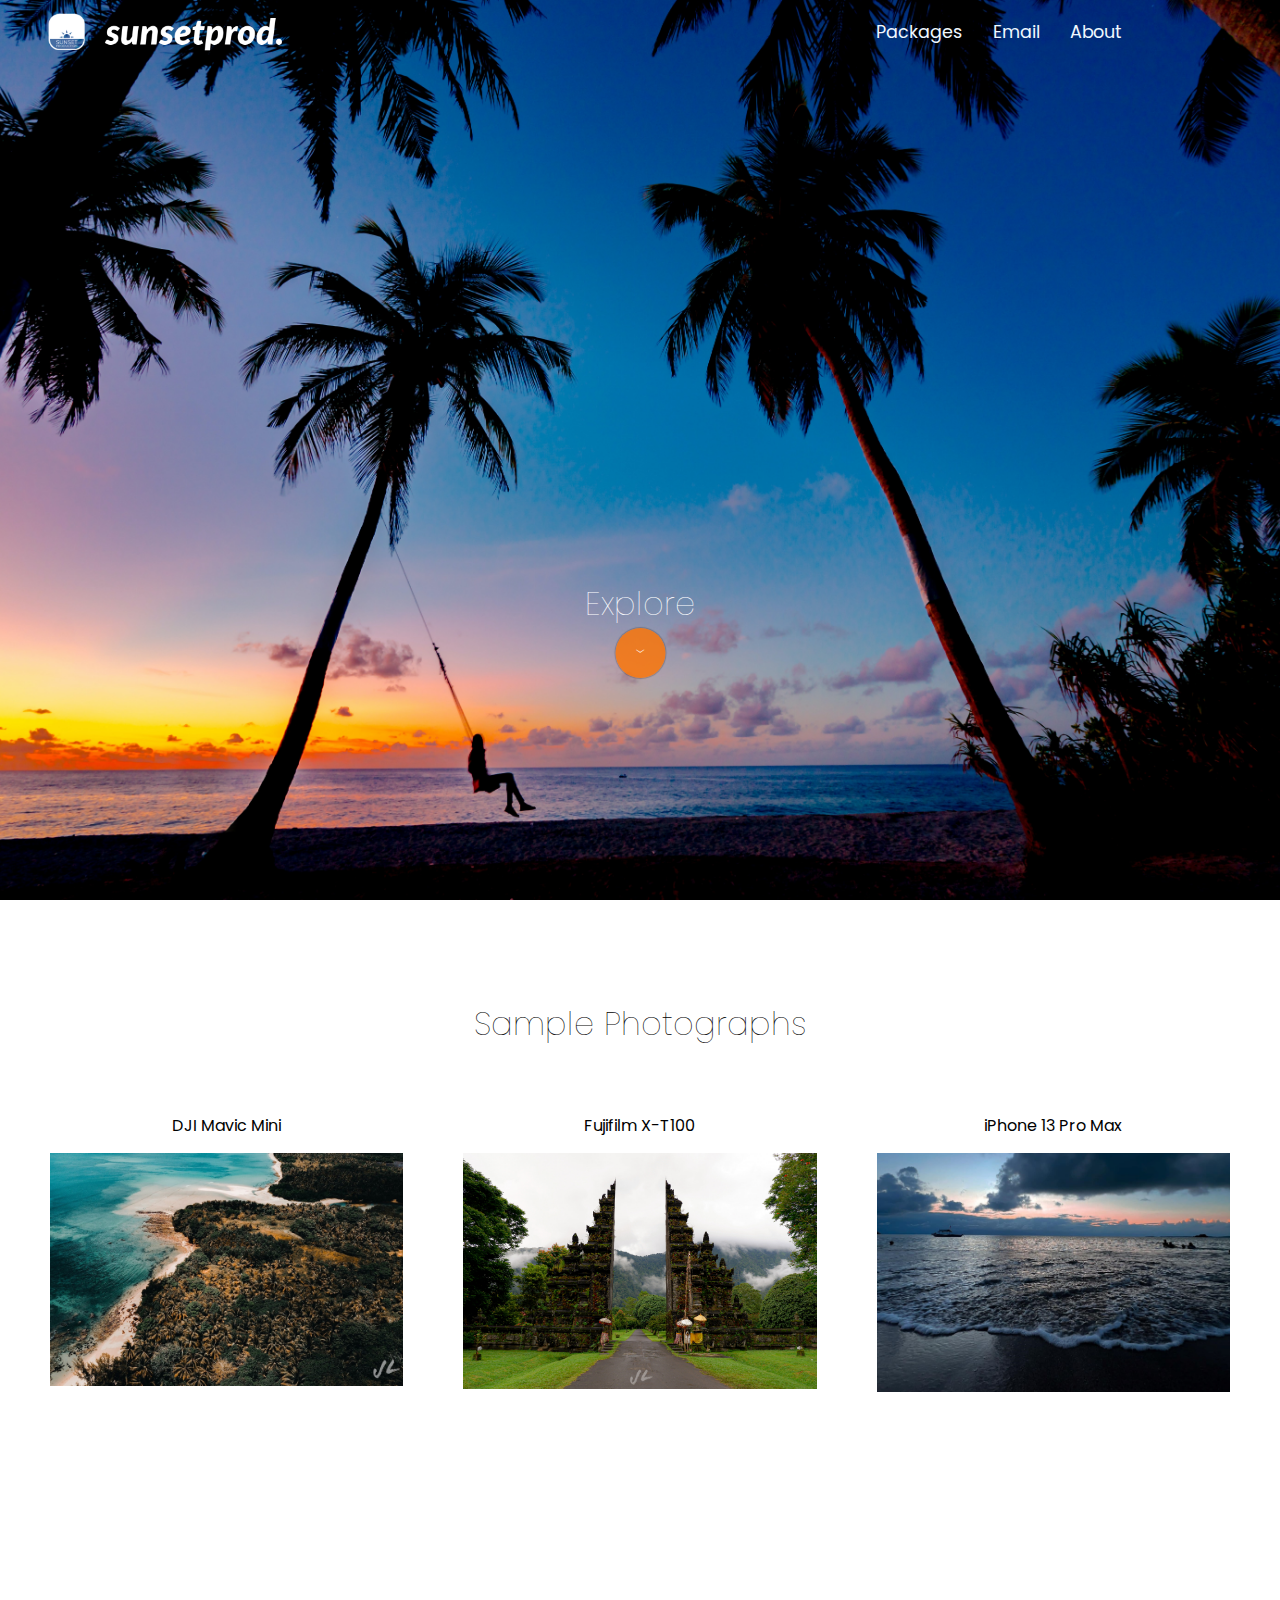
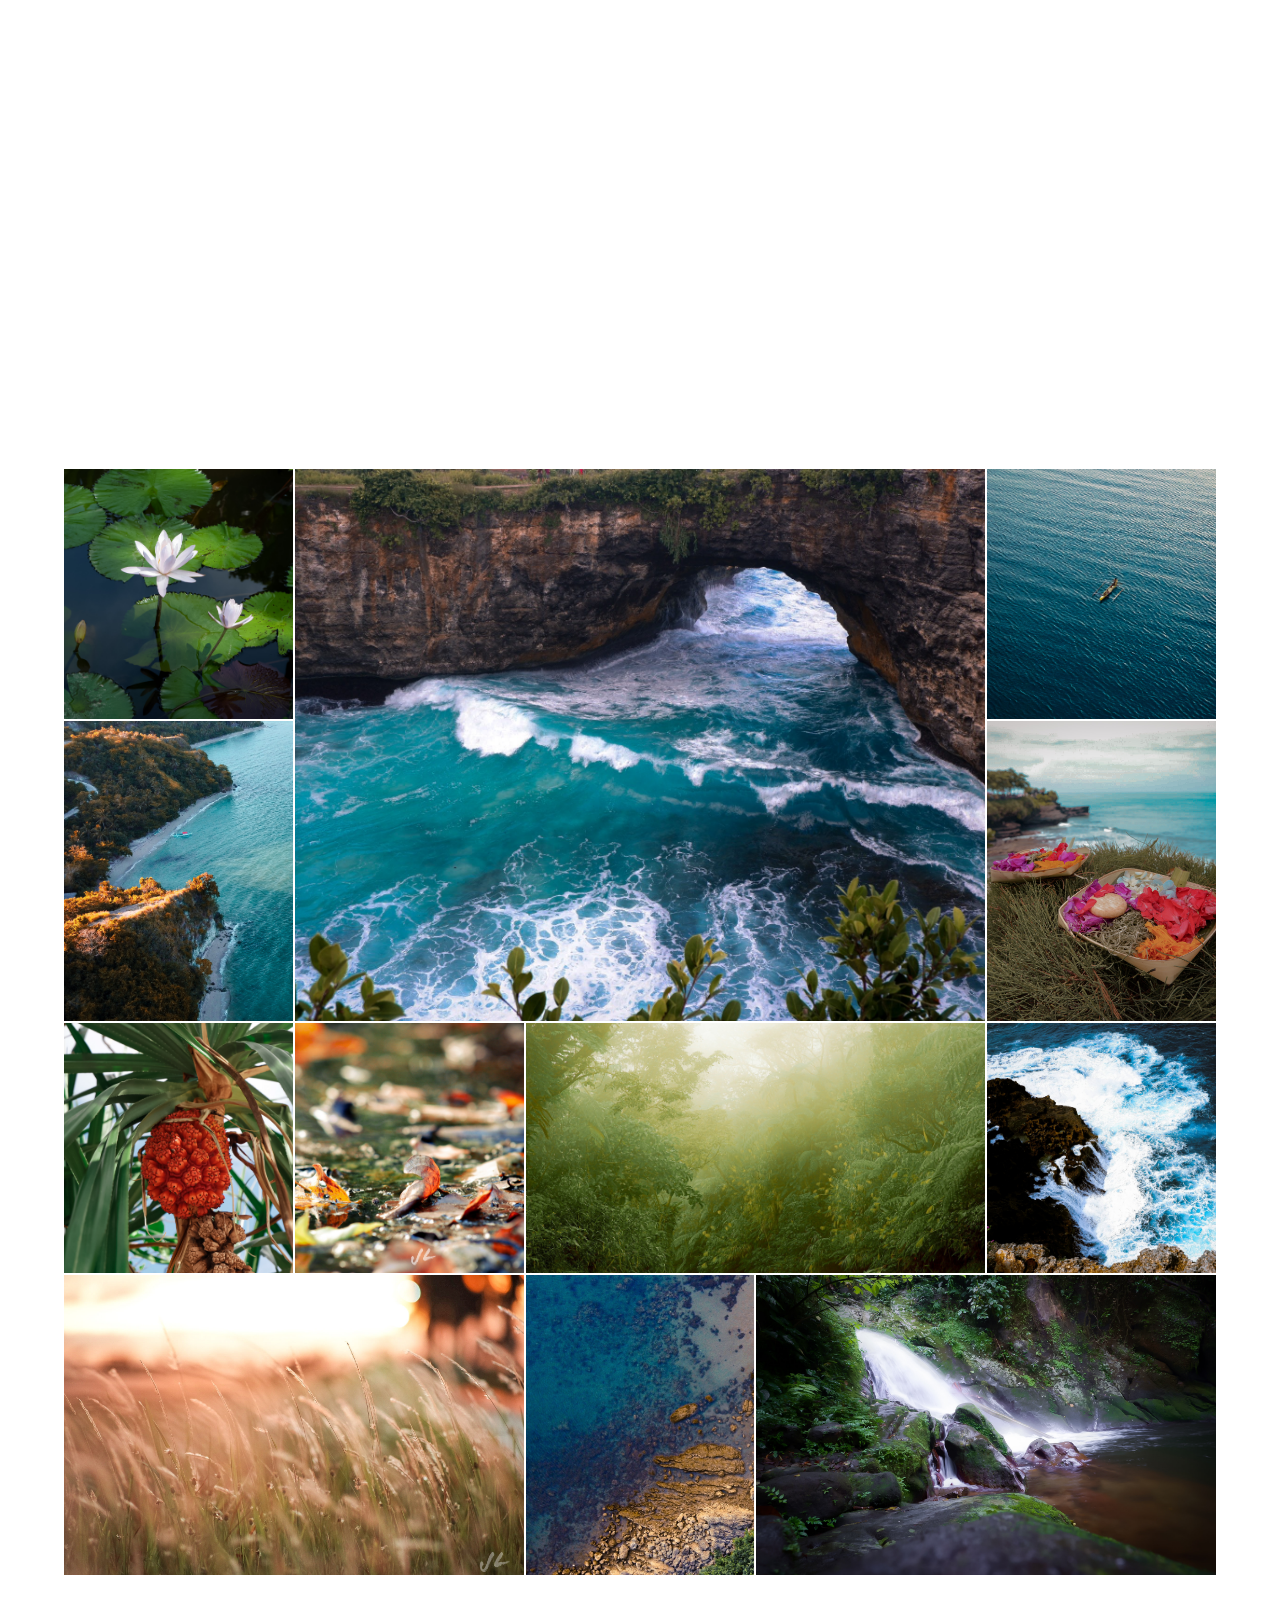
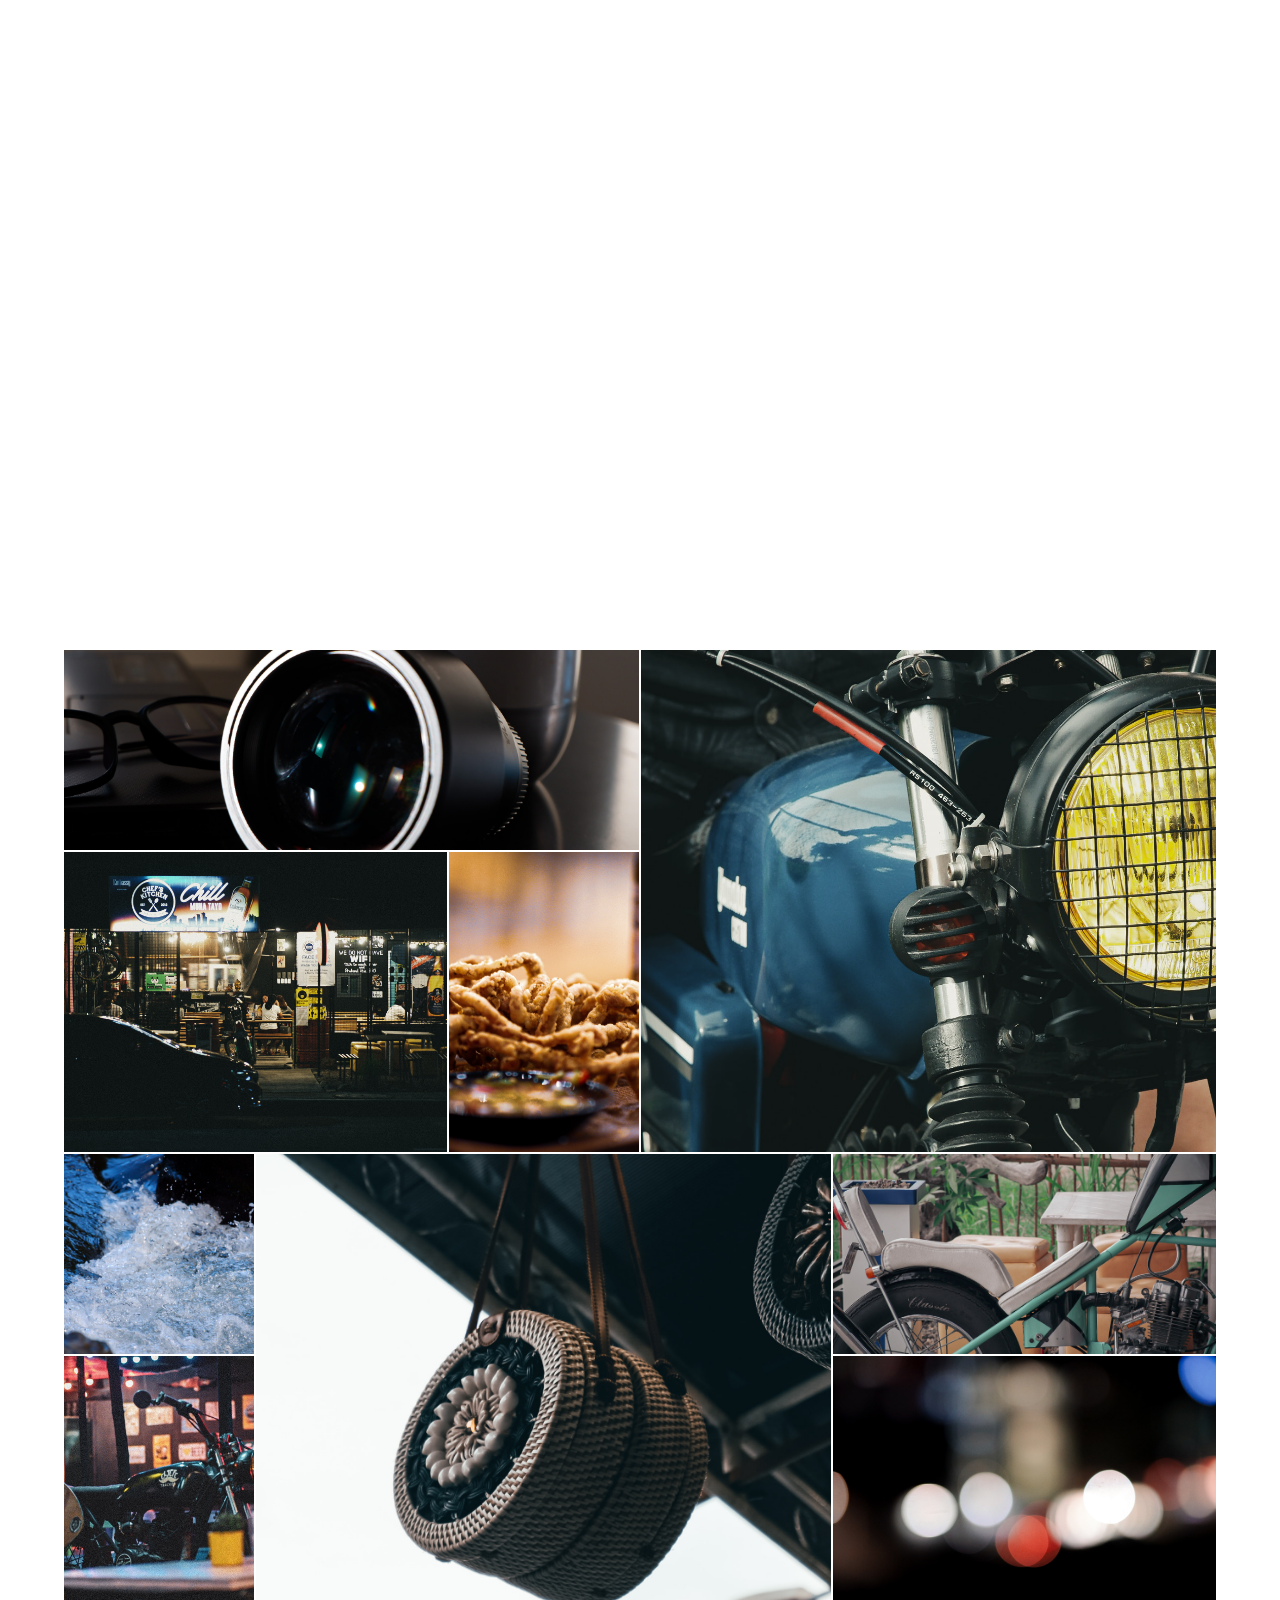
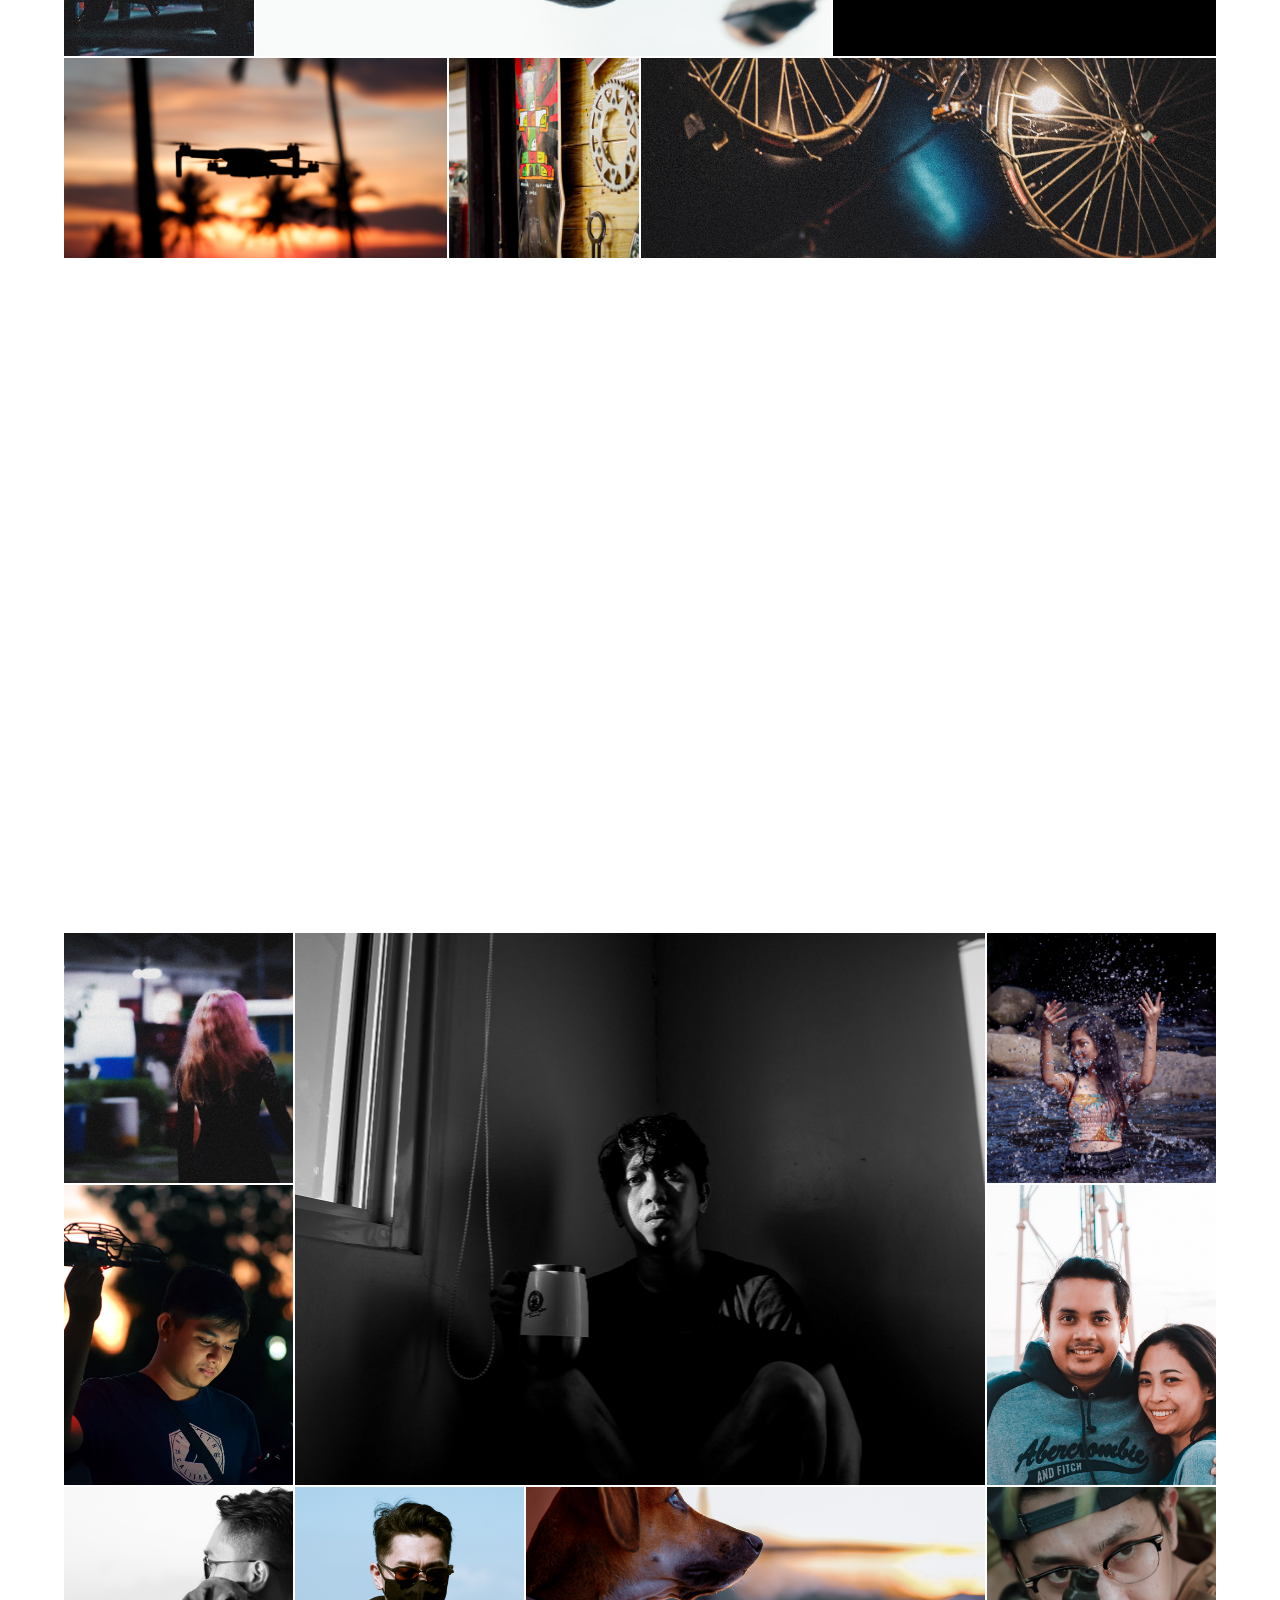
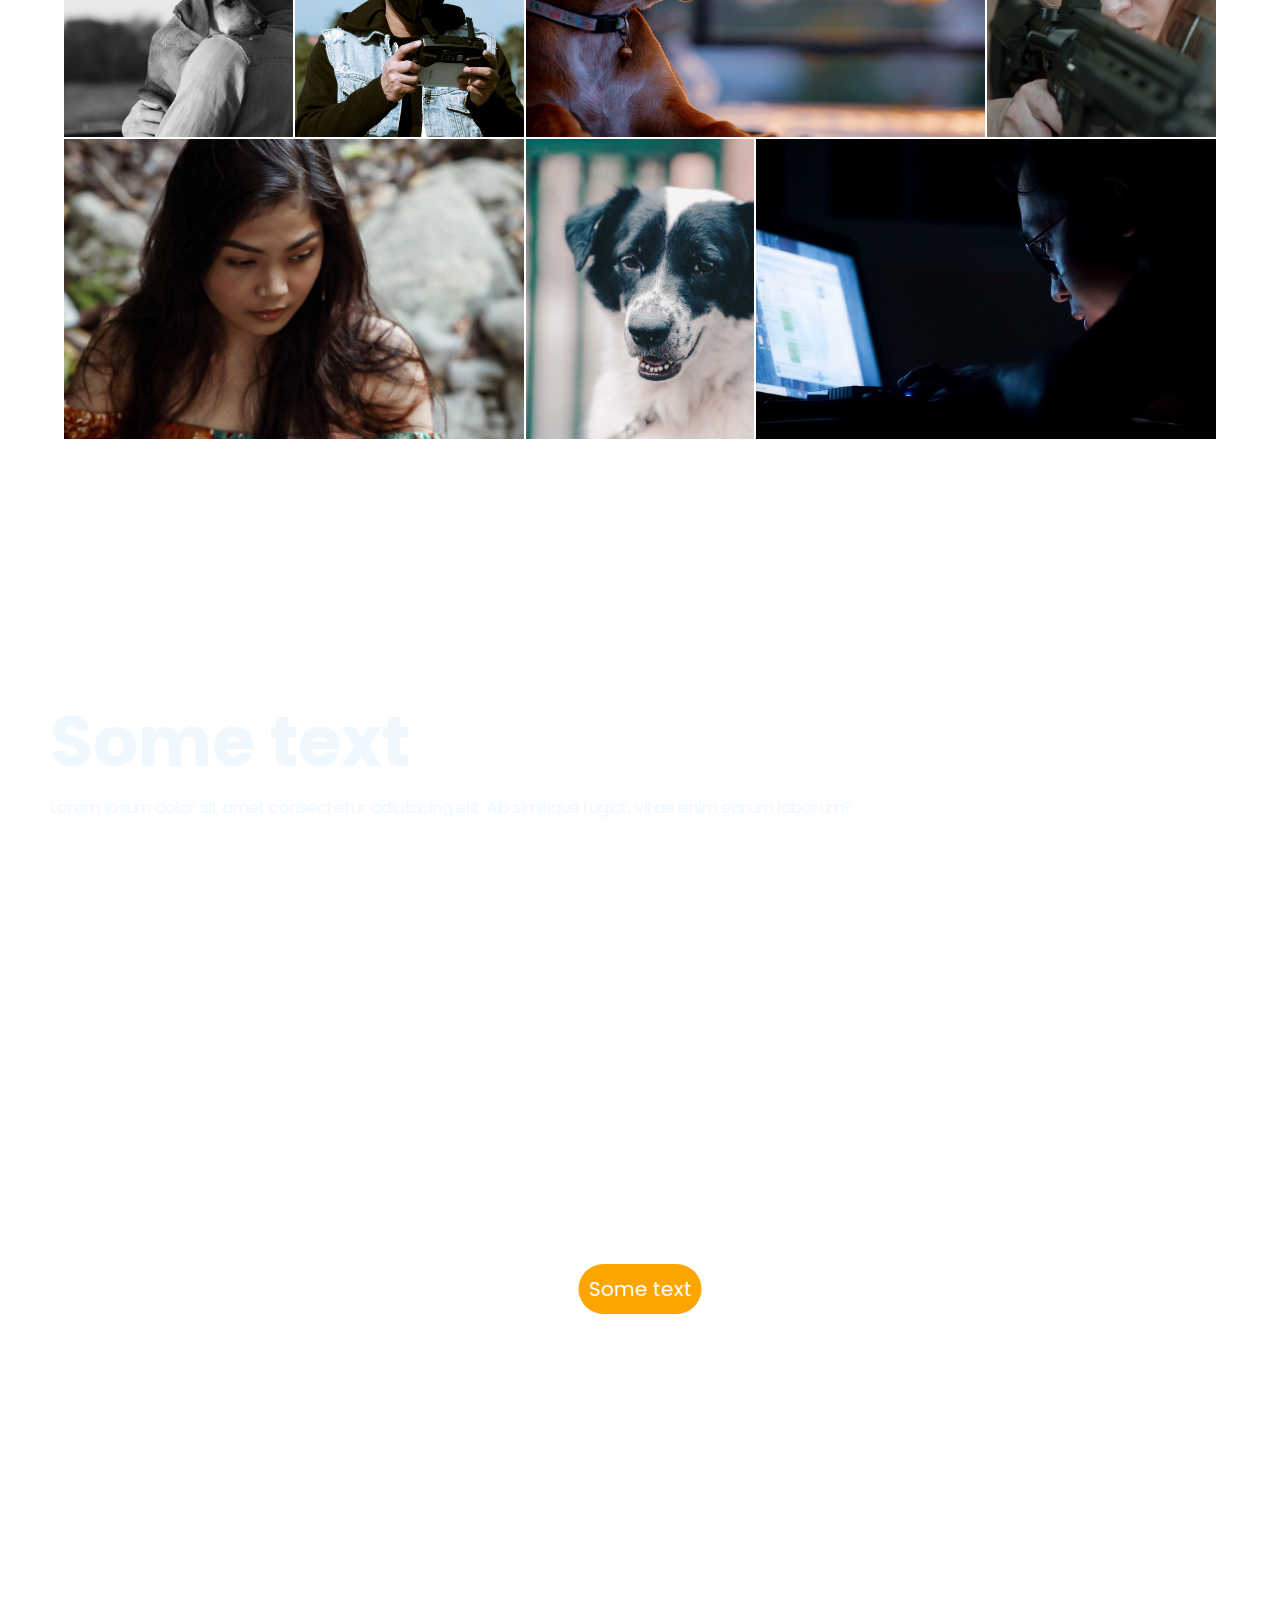
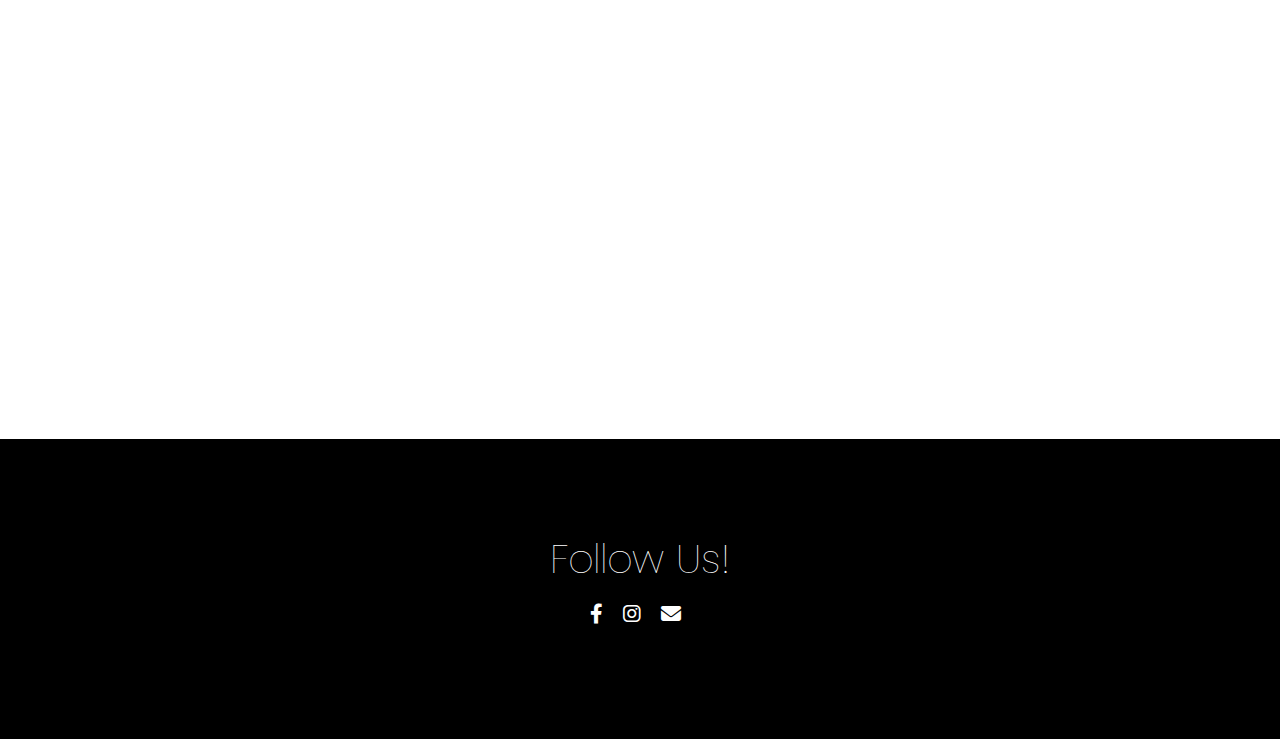
<file: index.html>
<!DOCTYPE html>
<html lang="en">

<head>
    <meta charset="UTF-8">
    <meta http-equiv="X-UA-Compatible" content="IE=edge">
    <meta name="viewport" content="width=device-width, initial-scale=1.0">
    <link rel="stylesheet" href="css/all.min.css">
    <link rel="stylesheet" href="style.css">
    <link rel="preconnect" href="https://fonts.googleapis.com">
    <link rel="preconnect" href="https://fonts.gstatic.com" crossorigin>
    <link
        href="https://fonts.googleapis.com/css2?family=Poppins:ital,wght@0,100;0,200;0,300;0,400;0,500;0,800;1,100&display=swap"
        rel="stylesheet">
    <link rel="icon" href="/images/webicon.png" type="image/icon type">
    <title>SunsetProd.</title>
</head>

<body>
    <div class="header">
        <div class="nav">
            <a href="index.html"><img class="logo" src="./images/logo&name.png"
                    alt="logo.png"></a>
            <ul class="navigator">
                <li class="hidden"><a href="https://www.facebook.com/joemel.leonen" target="_blank">Packages</a></li>
                <li class="hidden"><a href="mailto: joemelleonen@gmail.com" target="_blank">Email</a></li>
                <li class="hidden"><a href="/about.html" target="_self">About</i></a></li>
                                
                                
                <button class="hamburger" id="hamburger"><i class="fa-solid fa-bars"></i>
                    <div class="dropdown" id="dropdown">
                        <ul>
                            <li><a href="#drone">Packages</a></li>
                            <li><a href="mailto: joemelleonen@gmail.com">Email</a></li>
                            <li><a href="/about.html">About</a></li>
                        </ul>
                    </div>
                </button>
            </ul>
        </div>
        <div class="explore">
            <h1>Explore</h1>
            <a href="#parallax"><button>&caron;</button></a>
        </div>
    </div>
   
    <div class="deviceheader"><h1>Sample Photographs</h1></div>
    <div class="devices">
        <div class="gadget djidrone">
            <h4>DJI Mavic Mini</h4>
            <div class="snippet-container">
                <div class="snippet">
                    <img src="/images/dji.jpg" alt="">
                </div>
            </div>
        </div>
        <div class="gadget fujifilm">
            <h4>Fujifilm X-T100</h4>
            <div class="snippet-container">
                <div class="snippet">
                    <img src="/images/fujifilm.jpg" alt="">
                </div>
            </div>
        </div>
        <div class="gadget iphone">
            <h4>iPhone 13 Pro Max</h4>
            <div class="snippet-container">
                <div class="snippet">
                    <img src="/images/iphone.jpg" alt="">
                </div>
            </div>
        </div>
    </div>

    <div class="parallaxdrone" id="parallax">
        <h2 class="droneheader">Nature Photography</h2>
    </div>

    <div class="portrait-container">
        <div class="portraitgrid">
            <div class="portrait-item">
                <div class="portraitgallery">
                    <img src="/images/drone/nature1(1).jpg" alt="">
                </div>
            </div>
        </div>
        <div class="portraitgrid w-3 h-2">
            <div class="portrait-item">
                <div class="portraitgallery">
                    <img src="/images/drone/nature.jpg" alt="">
                </div>
            </div>
        </div>
        <div class="portraitgrid">
            <div class="portrait-item">
                <div class="portraitgallery">
                    <img src="/images/drone/bangka.jpg" alt="">
                </div>
            </div>
        </div>
        <div class="portraitgrid">
            <div class="portrait-item ">
                <div class="portraitgallery">
                    <img src="/images/drone/albay.jpg" alt="">
                </div>
            </div>
        </div>
        <div class="portraitgrid">
            <div class="portrait-item">
                <div class="portraitgallery">
                    <img src="/images/drone/nature1(6).jpg" alt="">
                </div>
            </div>
        </div>
        <div class="portraitgrid">
            <div class="portrait-item">
                <div class="portraitgallery">
                    <img src="/images/drone/nature1(2).jpg" alt="">
                </div>
            </div>
        </div>
        <div class="portraitgrid">
            <div class="portrait-item">
                <div class="portraitgallery">
                    <img src="/images/drone/nature1(5).jpg" alt="">
                </div>
            </div>
        </div>
        <div class="portraitgrid w-2">
            <div class="portrait-item">
                <div class="portraitgallery">
                    <img src="/images/drone/249018036_10216342653518716_2526023160351046711_n.jpg" alt="">
                </div>
            </div>
        </div>
        <div class="portraitgrid">
            <div class="portrait-item">
                <div class="portraitgallery">
                    <img src="/images/drone/110316491_10214001875760735_8510687267179965793_n.jpg" alt="">
                </div>
            </div>
        </div>
        <div class="portraitgrid w-2">
            <div class="portrait-item">
                <div class="portraitgallery">
                    <img src="/images/drone/nature1(4).jpg" alt="">
                </div>
            </div>
        </div>
        <div class="portraitgrid">
            <div class="portrait-item">
                <div class="portraitgallery">
                    <img src="/images/drone/siruma2.jpg" alt="">
                </div>
            </div>
        </div>
        <div class="portraitgrid w-2">
            <div class="portrait-item">
                <div class="portraitgallery">
                    <img src="/images/drone/nature1(3).jpg" alt="">
                </div>
            </div>
        </div>
    </div>

    

    <div class="parallaxaesthetic">
        <h2 class="aestheticheader" id="aesthetic">Aesthetic Photography</h2>
    </div>

    <div class="aestheticcontainer">
        <div class="aestheticgrid w-3">
            <div class="aesthetic-item">
                <div class="aestheticgallery">
                    <img src="/images/aesthetic/aesthetic1.jpg" alt="">
                </div>
            </div>
        </div>
        <div class="aestheticgrid w-3 h-2">
            <div class="aesthetic-item">
                <div class="aestheticgallery">
                    <img src="/images/aesthetic/aesthetic2.jpg" alt="">
                </div>
            </div>
        </div>
        <div class="aestheticgrid  w-2">
            <div class="aesthetic-item">
                <div class="aestheticgallery">
                    <img src="/images/aesthetic/aesthetic3.jpg" alt="">
                </div>
            </div>
        </div>
        <div class="aestheticgrid">
            <div class="aesthetic-item ">
                <div class="aestheticgallery">
                    <img src="/images/aesthetic/aesthetic6.jpg" alt="">
                </div>
            </div>
        </div>
        <div class="aestheticgrid">
            <div class="aesthetic-item">
                <div class="aestheticgallery">
                    <img src="/images/aesthetic/aesthetic5.jpg" alt="">
                </div>
            </div>
        </div>
        <div class="aestheticgrid h-2 w-3">
            <div class="aesthetic-item">
                <div class="aestheticgallery">
                    <img src="/images/aesthetic/aesthetic4.jpg" alt="">
                </div>
            </div>
        </div>
        <div class="aestheticgrid w-2">
            <div class="aesthetic-item">
                <div class="aestheticgallery">
                    <img src="/images/aesthetic/aesthetic7.jpg" alt="">
                </div>
            </div>
        </div>
        <div class="aestheticgrid">
            <div class="aesthetic-item">
                <div class="aestheticgallery">
                    <img src="/images/aesthetic/aesthetic8.jpg" alt="">
                </div>
            </div>
        </div>
        <div class="aestheticgrid w-2">
            <div class="aesthetic-item">
                <div class="aestheticgallery">
                    <img src="/images/aesthetic/aesthetic9.jpg" alt="">
                </div>
            </div>
        </div>
        <div class="aestheticgrid w-2">
            <div class="aesthetic-item">
                <div class="aestheticgallery">
                    <img src="/images/aesthetic/aesthetic10.jpg" alt="">
                </div>
            </div>
        </div>
        <div class="aestheticgrid">
            <div class="aesthetic-item">
                <div class="aestheticgallery">
                    <img src="/images/aesthetic/aesthetic11.jpg" alt="">
                </div>
            </div>
        </div>
        <div class="aestheticgrid w-3">
            <div class="aesthetic-item">
                <div class="aestheticgallery">
                    <img src="/images/aesthetic/aesthetic12.jpg" alt="">
                </div>
            </div>
        </div>
    </div>

    <div class="portrait-parallax">
        <h2 class="portraitheader" id="portrait">Portrait Photography</h2>
    </div>

    <div class="portrait-container">
        <div class="portraitgrid">
            <div class="portrait-item">
                <div class="portraitgallery">
                    <img src="/images/portrait/portrait1.jpg" alt="">
                </div>
            </div>
        </div>
        <div class="portraitgrid w-3 h-2">
            <div class="portrait-item">
                <div class="portraitgallery">
                    <img src="/images/portrait/portrait2.jpg" alt="">
                </div>
            </div>
        </div>
        <div class="portraitgrid">
            <div class="portrait-item">
                <div class="portraitgallery">
                    <img src="/images/portrait/portrait11.jpg" alt="">
                </div>
            </div>
        </div>
        <div class="portraitgrid">
            <div class="portrait-item ">
                <div class="portraitgallery">
                    <img src="/images/portrait/portrait12.jpg" alt="">
                </div>
            </div>
        </div>
        <div class="portraitgrid">
            <div class="portrait-item">
                <div class="portraitgallery">
                    <img src="/images/portrait/portrait5.jpg" alt="">
                </div>
            </div>
        </div>
        <div class="portraitgrid">
            <div class="portrait-item">
                <div class="portraitgallery">
                    <img src="/images/portrait/portrait6.jpg" alt="">
                </div>
            </div>
        </div>
        <div class="portraitgrid">
            <div class="portrait-item">
                <div class="portraitgallery">
                    <img src="/images/portrait/portrait7.jpg" alt="">
                </div>
            </div>
        </div>
        <div class="portraitgrid w-2">
            <div class="portrait-item">
                <div class="portraitgallery">
                    <img src="/images/portrait/portrait8.jpg" alt="">
                </div>
            </div>
        </div>
        <div class="portraitgrid">
            <div class="portrait-item">
                <div class="portraitgallery">
                    <img src="/images/portrait/portrait9.jpg" alt="">
                </div>
            </div>
        </div>
        <div class="portraitgrid w-2">
            <div class="portrait-item">
                <div class="portraitgallery">
                    <img src="/images/portrait/portrait10.jpg" alt="">
                </div>
            </div>
        </div>
        <div class="portraitgrid">
            <div class="portrait-item">
                <div class="portraitgallery">
                    <img src="/images/portrait/portrait3.jpg" alt="">
                </div>
            </div>
        </div>
        <div class="portraitgrid w-2">
            <div class="portrait-item">
                <div class="portraitgallery">
                    <img src="/images/portrait/portrait4.jpg" alt="">
                </div>
            </div>
        </div>
    </div>

    <div class="closing">
        <div class="closing1-content">
        <h1>Some text</h1>
        <p>Lorem ipsum dolor sit amet consectetur adipisicing elit. Ab similique fugiat, vitae enim earum laborum?</p>
        </div>
    </div>
    <div class="closing2">
        <div class="closing2-content">
            <button class="btn btn-primary scroll-me">Some text</button>
        </div>      
    </div>
    <div class="closing3"></div>

    <div class="footer">
        <div class="footer-content">
            <h1>Follow Us!</h1>
            <ul class="social-media">
                <li><a href="https://www.facebook.com/joemel.leonen" target="_blank"><i
                            class="fa-brands fa-facebook-f"></i></a></li>
                <li><a href="https://www.instagram.com/bubble_joeee/?hl=en" target="_blank"><i
                            class="fa-brands fa-instagram"></i></a></li>
                <li><a href="mailto: joemelleonen@gmail.com" target="_blank"><i
                            class="fa-solid fa-envelope"></i></a></li>
            </ul>
        </div>
    </div>
    <script src="/script.js"></script>
</body>

</html>
</file>
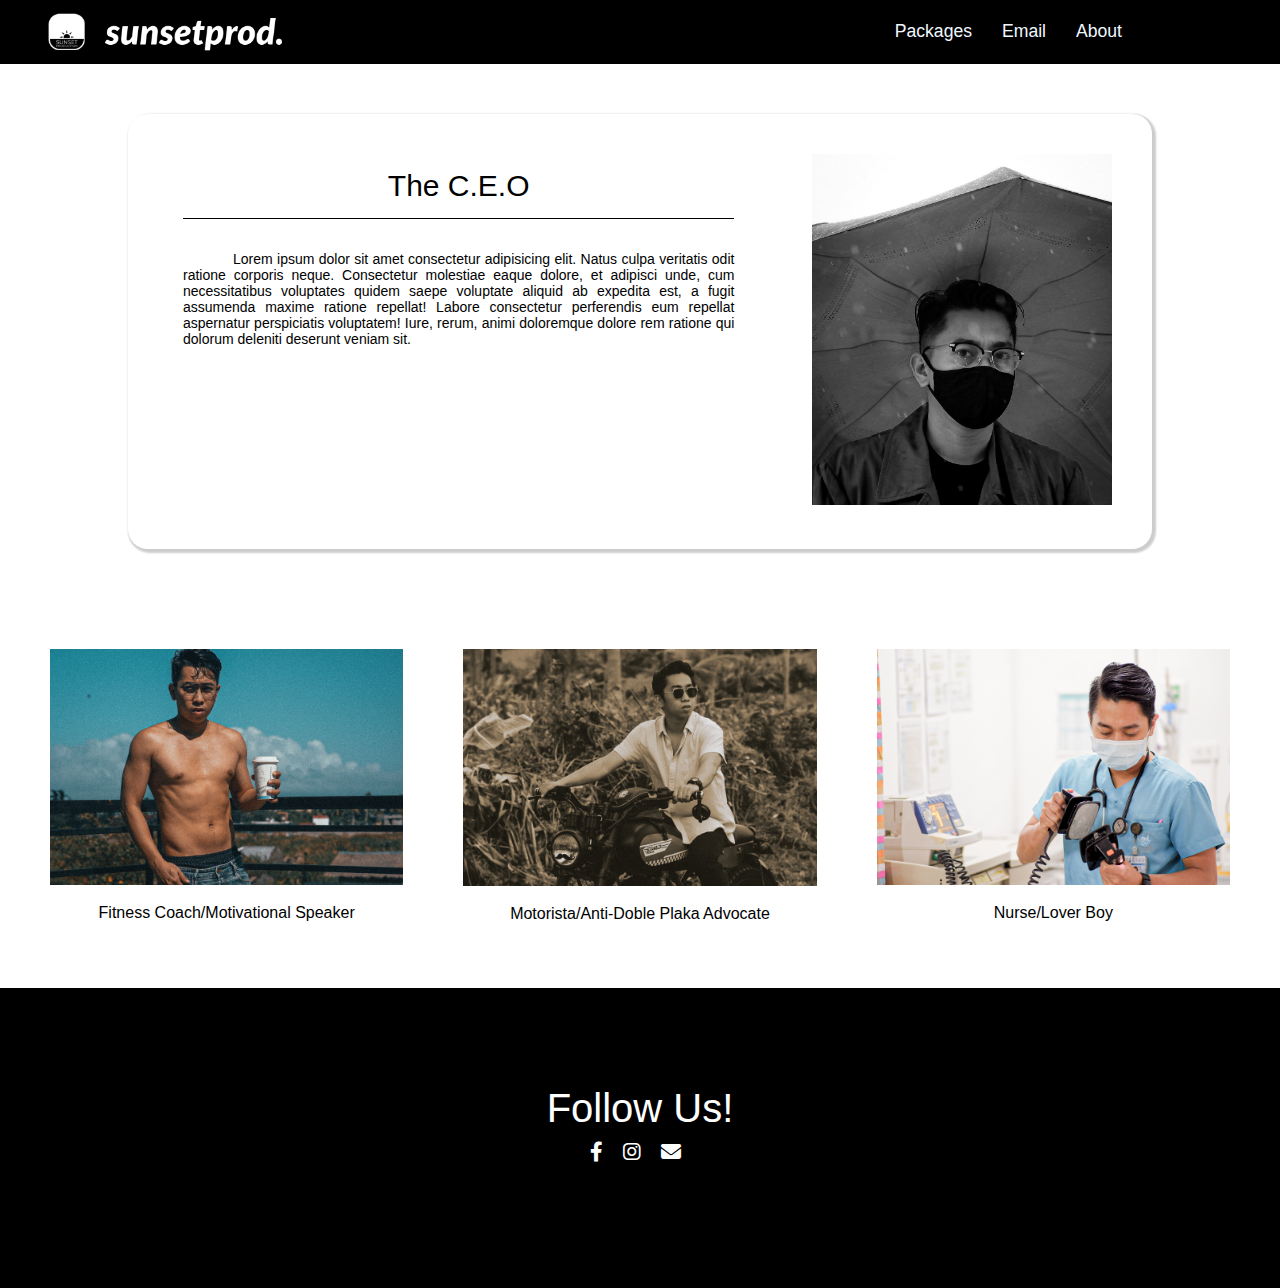
<file: about.html>
<!DOCTYPE html>
<html lang="en">

<head>
    <meta charset="UTF-8">
    <meta http-equiv="X-UA-Compatible" content="IE=edge">
    <meta name="viewport" content="width=device-width, initial-scale=1.0">
    <link rel="stylesheet" href="css/all.min.css">
    <link rel="stylesheet" href="about.css">
    <link rel="preconnect" href="https://fonts.googleapis.com">
    <link rel="preconnect" href="https://fonts.gstatic.com" crossorigin>
    <title>About-SunsetProd.</title>
</head>

<body>
    <div class="header">
        <div class="nav">
            <a href="index.html"><img class="logo" src="./images/logo&name.png"
                    alt="logo.png"></a>
            <ul class="navigator">
                <li class="hidden"><a href="https://www.facebook.com/joemel.leonen" target="_blank">Packages</a></li>
                <li class="hidden"><a href="mailto: joemelleonen@gmail.com" target="_blank">Email</a></li>
                <li class="hidden"><a href="/about.html" target="_self">About</i></a></li>


                <button class="hamburger" id="hamburger"><i class="fa-solid fa-bars"></i>
                    <div class="dropdown" id="dropdown">
                        <ul>
                            <li><a href="https://www.facebook.com/joemel.leonen">Packages</a></li>
                            <li><a href="mailto: joemelleonen@gmail.com">Email</a></li>
                            <li><a href="/about.html">About</a></li>
                        </ul>
                    </div>
                </button>
            </ul>
        </div>
    </div>
    <div class="about">
        <div class="ceoabout">
            <h1>The C.E.O</h1>
            <p>Lorem ipsum dolor sit amet consectetur adipisicing elit. Natus culpa veritatis odit ratione corporis
                neque. Consectetur molestiae eaque dolore, et adipisci unde, cum necessitatibus voluptates quidem saepe
                voluptate aliquid ab expedita est, a fugit assumenda maxime ratione repellat! Labore consectetur
                perferendis eum repellat aspernatur perspiciatis voluptatem! Iure, rerum, animi doloremque dolore rem
                ratione qui dolorum deleniti deserunt veniam sit.</p>
        </div>
        <div class="ceoimg">
            <img class="joemel" src="/images/ceo.jpg" alt="Joemel.png">
        </div>
    </div>

    <div class="devices">
        <div class="gadget djidrone">
            <div class="snippet-container">
                <div class="snippet">
                    <img src="/images/mel/me(1).jpg" alt="">
                </div>
            </div>
            <h4>Fitness Coach/Motivational Speaker</h4>
        </div>
        <div class="gadget fujifilm">
            <div class="snippet-container">
                <div class="snippet">
                    <img src="/images/mel/me(3).jpg" alt="">
                </div>
            </div>
            <h4>Motorista/Anti-Doble Plaka Advocate</h4>
        </div>
        <div class="gadget iphone">
            <div class="snippet-container">
                <div class="snippet">
                    <img src="/images/mel/mel2.jpg" alt="">
                </div>
            </div>
            <h4>Nurse/Lover Boy</h4>
        </div>
    </div>




    <div class="footer">
        <div class="footer-content">
            <h1>Follow Us!</h1>
            <ul class="social-media">
                <li><a href="https://www.facebook.com/joemel.leonen" target="_blank"><i
                            class="fa-brands fa-facebook-f"></i></a></li>
                <li><a href="https://www.instagram.com/bubble_joeee/?hl=en" target="_blank"><i
                            class="fa-brands fa-instagram"></i></a></li>
                <li><a href="mailto: joemelleonen@gmail.com" target="_blank"><i
                            class="fa-solid fa-envelope"></i></a></li>
            </ul>
        </div>
    </div>
    <script src="/script.js"></script>
</body>

</html>
</file>
<file: style.css>
*{
    margin: 0%;
    box-sizing: border-box;
    font-family: 'Poppins', sans-serif;
    scroll-behavior:smooth;
}

h2{
    color:white;
}

.header{  
    z-index:50;
    width: 100%; 
    height:100vh;
    margin-bottom: 100px;
    background-image: url(/images/pexels-asad-photo-maldives-3293148.jpg);
    background-size: cover;
    background-repeat: no-repeat;
    background-position: center;
    position: relative;
}

.explore{
    position: absolute;
    top:70%;
    left:50%;
    transform: translate(-50%, -50%);
    text-align: center;
    position: absolute;
}

.explore h1{
    font-weight: lighter;
    color: white;
}

.explore button{
    background-color: rgba(255, 115,0,0.8);
    width: 50px;
    height: 50px;
    padding: 10px;
    border: none;
    border-radius: 50%;
    box-shadow: 0 0 1px 1px rgba(0, 0, 0, 0.2);
    color:white;
    font-size: 32px;
    font-weight: lighter;
}

.nav{
    position: relative;
    height: 4rem;
    background-color: rgba(0, 0, 0, 0);
    display: block;
    z-index:100;
}

.nav .logo{
    float: left;
    width: 350px;
    padding-left: 30px;
    margin: 0;
    position: absolute;
    top: 50%;
    -ms-transform: translateY(-50%);
    transform: translateY(-50%);
}

.nav .navigator{
    list-style: none;
    float: right;
    display: flex;
    align-items: center;
    margin: auto 1px;
    margin: 0;
    position: absolute;
    top: 50%;
    right: 5%;
    -ms-transform: translateY(-50%);
    transform: translateY(-50%);
 
}

.hidden a{
    text-decoration: none;
    font-weight: lighter;
    position:relative;
}

.hidden a::after {
    position: absolute;
    content: '';
    display: block;
    width: 0;
    height: 2px;
    background: rgb(255, 255, 255);
    transition: width .7s ease-in-out;
}

.hidden a:hover::after {
    width: 100%;
    transition: width 0.3s;
}

.nav .navigator .hidden a{
    margin-right: 30px;
    color:aliceblue;
    font-size: 1.1em;
    font-weight: normal;
}


.hamburger{
    visibility: hidden;
}


.dropdown{
    display: none;
    width:150px;
    z-index:6;
    position: absolute;
    right:1%;
    top:90%;
}

.hamburger{
    background-color: rgba(0, 0, 0, 0);
    border:none;
}

.hamburger:hover  .dropdown{
    display: block;
}
.hamburger:focus  .dropdown{
    display: block;
}
.hamburger:active  .dropdown{
    display: block;
}

.dropdown ul{
    background-color: rgba(0, 0, 0, 0.9);
    float:none;
    display: block;
    list-style-type: none;
    padding:0%;
}

.dropdown ul li{
    font-size: 12px;
    font-weight: lighter;
}

.fa-bars{
    color:white;
    padding:20px;
}

.dropdown ul li a{
    display: block;
    text-decoration: none;
    line-height: 50px;
    padding-left: 10px;
    font-weight: lighter;
    color: white;
    text-align: left;
}

.dropdown ul li:hover{
    background-color: white;
    color: white;
}

.dropdown ul li:hover a{
    color: black;
}

.deviceheader{
    width:90%;
    margin: auto;
}

.deviceheader h1{
    color: black;
    text-align: center;
    font-weight: lighter;
}

.devices{
    display: flex;
    padding:20px;
}

.gadget{
    flex:1;
    text-align: center;
    padding:10px;
    margin: 20px;
}

.gadget h4{
    font-weight: normal;
    padding: 15px;
}

.snippet-container{
    width:100%;
}

.snippet img{
    width: 100%;
}

.parallaxdrone{
    display: block;
    height:500px;
    background:url(/images/drone/siruma.jpg);
    background-repeat: no-repeat;
    background-size: cover;
    background-attachment: fixed;
    background-position: center;
    margin-top: 50px;
    margin-bottom: 70px;
    position: relative;
}


.droneheader{
    position: absolute;
    width: 80%;
    top:50%;
    left:50%;
    transform: translate(-50%,-50%);
    font-weight:lighter;
    font-size: 70px;
    border-bottom: 1px solid white;
    text-align: center;
    padding-bottom: 50px;
}

.parallaxaesthetic{
    display: block;
    position: relative;
    height:500px;
    background:url(/images/parallaxaesthetic.jpg);
    background-repeat: no-repeat;
    background-size: cover;
    background-attachment: fixed;
    background-position: center;
    margin: 100px 0 75px 0;
}

.aestheticheader{
    align-items: center;
    width: 80%;
    position: absolute;
    top:50%;
    left:50%;
    transform: translate(-50%,-50%);
    font-weight:lighter;
    font-size: 70px;
    border-bottom: 1px solid white;
    text-align: center;
    margin-bottom: 100px;
    padding-bottom: 50px;
}

.aestheticcontainer{
    display: grid;
    grid-template-columns: repeat(6,1fr);
    grid-auto-rows: 200px 300px;
    grid-gap: 2px;
    width:90%;
    margin:auto;
    grid-auto-flow: dense;
}

.aesthetic-item{
    width: 100%;
    height: 100%;
}

.aesthetic-item .aestheticgallery{
    width: 100%;
    height:100%;
    overflow: hidden;
}

.aesthetic-item .aestheticgallery img{
    width:100%;
    height: 100%;
    overflow: hidden;
    object-fit: cover;
    object-position: 50% 50%;
    cursor: pointer;
    transition: 0.5s ease-in-out;
}

.aesthetic-item:hover .aestheticgallery img{
    transform: scale(1.5);
}


.portrait-parallax{
    display: block;
    height:500px;
    background:url(/images/portrait-parallax.jpg);
    background-repeat: no-repeat;
    background-size: cover;
    background-attachment: fixed;
    background-position: center;
    margin: 100px 0 75px 0;
    position:relative;
}

.portraitheader{
    align-items: center;
    width: 80%;
    position: absolute;
    top:50%;
    left:50%;
    transform: translate(-50%,-50%);
    font-weight:lighter;
    font-size: 70px;
    border-bottom: 1px solid white;
    text-align: center;
    margin-bottom: 100px;
    padding-bottom: 50px;
    color: white;
}


.portrait-container{
    display: grid;
    grid-template-columns: repeat(5,1fr);
    grid-auto-rows: 250px 300px;
    grid-gap: 2px;
    width:90%;
    margin:auto;
    grid-auto-flow: dense;
}
.portrait-item{
    width: 100%;
    height: 100%;
}

.portrait-item .portraitgallery{
    width: 100%;
    height:100%;
    overflow: hidden;
}

.portrait-item .portraitgallery img{
    width:100%;
    height: 100%;
    overflow: hidden;
    object-fit: cover;
    object-position: 50% 50%;
    cursor: pointer;
    transition: 0.5s ease-in-out;
}

.portrait-item:hover .portraitgallery img{
    transform: scale(1.5);
}

.closing{
    display: block;
    height:500px;
    background:url(/images/closing.jpg);
    background-repeat: no-repeat;
    background-size: cover;
    background-attachment: fixed;
    background-position: center;
    margin: 100px 0 0px 0;
    position:relative;
    z-index: 1;
    overflow: hidden;
}

.closing1-content{
    color: aliceblue;
    position: absolute;
    top:30%;
    left:50px;
}

.closing h1{
    font-size: 70px;
}

.closing2{
    display: block;
    height:500px;
    background:url(/images/closing1.jpg);
    background-repeat: no-repeat;
    background-size: cover;
    background-attachment: fixed;
    background-position: center;
    position:relative;
    z-index: 2;
}


.closing2-content{
    position: absolute;
    top:50%;
    left:50%;
    transform: translate(-50%,-50%);
    
}

.closing2 button{
    background: orange;
    border: none;
    border-radius: 50px;
    color:white;
    font-weight: normal;
    font-size: 20px;
    padding:10px;
}

.closing2 button:hover{
    background-color: rgb(168, 113, 9);
}

.closing3{
    display: block;
    height:500px;
    background:url(/images/closing3.jpg);
    background-repeat: no-repeat;
    background-size: cover;
    background-attachment: fixed;
    background-position: center;
    position:relative;
    z-index: 2;
}


.footer{
    height: 300px;
    background: rgba(0, 0, 0, 1);
    text-align: center;
    position: relative;
}

.footer-content{
    align-items: center;
    width: 80%;
    position: absolute;
    top:50%;
    left:50%;
    transform: translate(-50%,-50%);
    text-align: center;
}

.footer-content h1{
    font-weight: lighter;
    font-size: 40px;
    color:white;
    cursor:pointer;
    padding-top: 40px;
}

.footer-content ul{
    list-style-type: none;
    width: 200px;
    height: 100px;
    margin:auto;
    text-align: center;
}

.footer-content ul a{
    float: left;
    padding:10px;
    font-size: 20px;
    color: white;
    font-weight: lighter;
}

.social-media a:hover{
    color: rgb(158, 74, 44);
}





















.w-1{
    grid-column: span 1;
}
.w-2{
    grid-column: span 2;
}
.w-3{
    grid-column: span 3;
}

.h-1{
    grid-row: span 1;
}
.h-2{
    grid-row: span 2;
}
.h-3{
    grid-row: span 3;
}


@media screen and (max-width:1100px) {
    .aestheticcontainer{
        width:90%;
    }
    .portrait-container{
        width:90%;
    }
    .ceoabout, .ceoimg{
        width:100%;
    }
    .about{
        width:90%;
    }
}

@media screen and (max-width:799px) {
    .w-1, .w-2, .w-3{
        grid-column: span 1;
    }
    .h-1, .h-2, .h-3{
        grid-row: span 1;
    }
    .devices{
        flex-direction: column;
        padding:0%;
    }
    .nav{
        height: 50px;
        background-color: rgba(0, 0, 0, 0.9);
        display: block;
        position: fixed;
        top:0;
        width:100%
    }
    

    .nav .logo{
        width: 250px;
        margin: 0;
        padding:0;
    }
    .nav .navigator{
        right:0%;
    }

    .navigator a{
        padding-right: 0px;
    }

    .nav ul .hidden{
        display:none;
    }
    .hamburger{
        visibility: visible;
        padding:5px;
    }
    .aestheticcontainer, .portrait-container{
        grid-template-columns: repeat(2,1fr); 
    }

    .dronecolumn{
        width:50%;
    }  
    .droneheader{
        width: 60%;
    }
    .aestheticheader{
        width:60%;
    }
    .droneclips{
        width:90%;
    }
    .footer{
        height: 200px;
    }
}

@media screen and (max-width:600px){

    .w-1, .w-2, .w-3{
        grid-column: span 1;
    }
    .h-1, .h-2, .h-3{
        grid-row: span 1;
    }
    .aestheticcontainer, .portrait-container{
        grid-template-columns: repeat(2,1fr); 
    }
    .droneheader{
        width:80%;
        font-size: 38px;
    }
    .aestheticheader,.portraitheader{
        width:80%;
        font-size: 38px;
    }
}


@media screen and (max-width:550px){
    .about{
        width:99%;
        box-shadow: none;
    }
    .dronecolumn{
        width:100%;
    }
    .droneclips{
        width:100%;
    }
    .w-1, .w-2, .w-3{
        grid-column: span 1;
    }
    .h-1, .h-2, .h-3{
        grid-row: span 1;
    }
    .aestheticcontainer{
        grid-template-columns: repeat(2,1fr); 
        grid-auto-rows:auto;
        grid-auto-columns: auto ;
        width:100%;
    }
    .portrait-container{
        grid-template-columns: repeat(2,1fr); 
        grid-auto-rows: auto;
        width:100%;
        grid-auto-columns: auto;
    }
}
</file>
<file: about.css>
* {
  margin: 0%;
  box-sizing: border-box;
  font-family: "Poppins", sans-serif;
}

.nav {
  position: relative;
  height: 4rem;
  background-color: rgba(0, 0, 0, 1);
  display: block;
  z-index: 5;
}

.nav .logo {
  float: left;
  width: 350px;
  padding-left: 30px;
  margin: 0;
  position: absolute;
  top: 50%;
  -ms-transform: translateY(-50%);
  transform: translateY(-50%);
}
.nav .navigator {
  list-style: none;
  float: right;
  display: flex;
  align-items: center;
  margin: auto 1px;
  margin: 0;
  position: absolute;
  top: 50%;
  right: 5%;
  -ms-transform: translateY(-50%);
  transform: translateY(-50%);
}

.hidden a {
  text-decoration: none;
  font-weight: lighter;
  position: relative;
}

.hidden a::after {
  position: absolute;
  content: "";
  display: block;
  width: 0;
  height: 2px;
  background: white;
  transition: width 0.7s ease-in-out;
}

.hidden a:hover::after {
  width: 100%;
  transition: width 0.3s;
}

.nav .navigator .hidden a {
  margin-right: 30px;
  color: aliceblue;
  font-size: 1.1em;
  font-weight: lighter;
}

.hamburger {
  visibility: hidden;
}

.dropdown {
  display: none;
  width: 150px;
  z-index: 6;
  position: absolute;
  right: 1%;
  top: 90%;
}

.hamburger {
  background-color: rgba(0, 0, 0, 0);
  border: none;
}

.hamburger:hover .dropdown {
  display: block;
}

.hamburger:focus .dropdown {
  display: block;
}
.hamburger:active .dropdown {
  display: block;
}

.dropdown ul {
  background-color: rgba(0, 0, 0, 0.9);
  float: none;
  display: block;
  list-style-type: none;
  padding: 0%;
}

.dropdown ul li {
  font-size: 12px;
  font-weight: lighter;
}

.fa-bars {
  color: white;
  padding: 20px;
}

.dropdown ul li a {
  display: block;
  text-decoration: none;
  line-height: 50px;
  padding-left: 10px;
  font-weight: lighter;
  color: white;
  text-align: left;
}

.dropdown ul li:hover {
  background-color: white;
  color: white;
}

.dropdown ul li:hover a {
  color: black;
}

.about {
  display: flex;
  margin: auto;
  width: 80%;
  flex-wrap: wrap;
  text-align: center;
  padding: 40px;
  box-shadow: 2px 2px 2px 2px rgba(0, 0, 0, 0.2);
  border-radius: 20px;
  overflow: hidden;
  justify-content: space-between;
  margin-top: 50px;
  margin-bottom: 50px;
}

.ceoabout {
  padding-left: 15px;
  width: 60%;
  text-align: justify;
}

.ceoabout h1 {
  text-align: center;
  margin-left: auto;
  padding: 15px 15px 15px 15px;
  border-bottom: 1px solid black;
  font-size: 30px;
  font-weight: lighter;
}

.ceoabout p {
  padding-top: 32px;
  text-indent: 50px;
  font-weight: normal;
  font-size: 14px;
}

.ceoimg {
  width: 300px;
  height: auto !important;
  text-align: center;
  overflow: hidden;
}

.ceoimg img {
  width: 100%;
  height: auto;
}

.footer {
  height: 300px;
  background: rgba(0, 0, 0, 1);
  text-align: center;
  position: relative;
}

.footer-content {
  align-items: center;
  width: 80%;
  position: absolute;
  top: 50%;
  left: 50%;
  transform: translate(-50%, -50%);
  text-align: center;
}

.footer-content h1 {
  font-weight: lighter;
  font-size: 40px;
  color: white;
  cursor: pointer;
  padding-top: 40px;
}

.footer-content ul {
  list-style-type: none;
  width: 200px;
  height: 100px;
  margin: auto;
  text-align: center;
}

.footer-content ul a {
  float: left;
  padding: 10px;
  font-size: 20px;
  color: white;
  font-weight: lighter;
}

.social-media a:hover {
  color: rgb(158, 74, 44);
}

.devices {
  display: flex;
  padding: 20px;
  flex-wrap: wrap;
}

.gadget {
  flex: 1;
  text-align: center;
  padding: 10px;
  margin: 20px;
}

.gadget h4 {
  font-weight: lighter;
  padding: 15px;
}

.snippet-container {
  width: 100%;
}

.snippet img {
  width: 100%;
}

@media screen and (max-width: 1100px) {
  .ceoabout,
  .ceoimg {
    width: 100%;
  }
  .ceoimg {
    margin-top: 20px;
  }
  .ceoabout {
    padding: 0%;
  }
  .about {
    width: 90%;
  }
}

@media screen and (max-width: 799px) {
  .nav {
    height: 50px;
    background-color: rgba(0, 0, 0, 0.9);
    display: block;
    position: fixed;
    top: 0;
    width: 100%;
  }
  .ceoabout {
    padding: 0%;
  }

  .nav .logo {
    width: 250px;
    margin: 0;
    padding: 0;
  }
  .nav .navigator {
    right: 0;
  }

  .navigator a {
    padding-right: 0px;
  }

  .nav ul .hidden {
    display: none;
  }
  .hamburger {
    visibility: visible;
    padding: 5px;
  }

  .dronecolumn {
    width: 50%;
  }
  .droneheader {
    width: 60%;
  }
  .aestheticheader {
    width: 60%;
  }
  .droneclips {
    width: 90%;
  }
}

@media screen and (max-width: 600px) {
  .devices {
    flex-direction: column;
    padding: 0%;
  }
  .w-1,
  .w-2,
  .w-3 {
    grid-column: span 1;
  }
  .h-1,
  .h-2,
  .h-3 {
    grid-row: span 1;
  }
  .ceoabout {
    padding: 0%;
  }
  .aestheticcontainer,
  .portrait-container {
    grid-template-columns: repeat(2, 1fr);
  }
  .droneheader {
    width: 80%;
    font-size: 38px;
  }
  .aestheticheader,
  .portraitheader {
    width: 80%;
    font-size: 38px;
  }
}

@media screen and (max-width: 550px) {
  .about {
    width: 99%;
    box-shadow: none;
    padding: 10px;
  }
  .ceoabout {
    padding: 0%;
  }
  .dronecolumn {
    width: 100%;
  }
  .droneclips {
    width: 100%;
  }
  .w-1,
  .w-2,
  .w-3 {
    grid-column: span 1;
  }
  .h-1,
  .h-2,
  .h-3 {
    grid-row: span 1;
  }
  .aestheticcontainer {
    grid-template-columns: repeat(1, 1fr);
    width: 100%;
  }
  .portrait-container {
    grid-template-columns: repeat(1, 1fr);
    width: 100%;
  }
}
</file>
